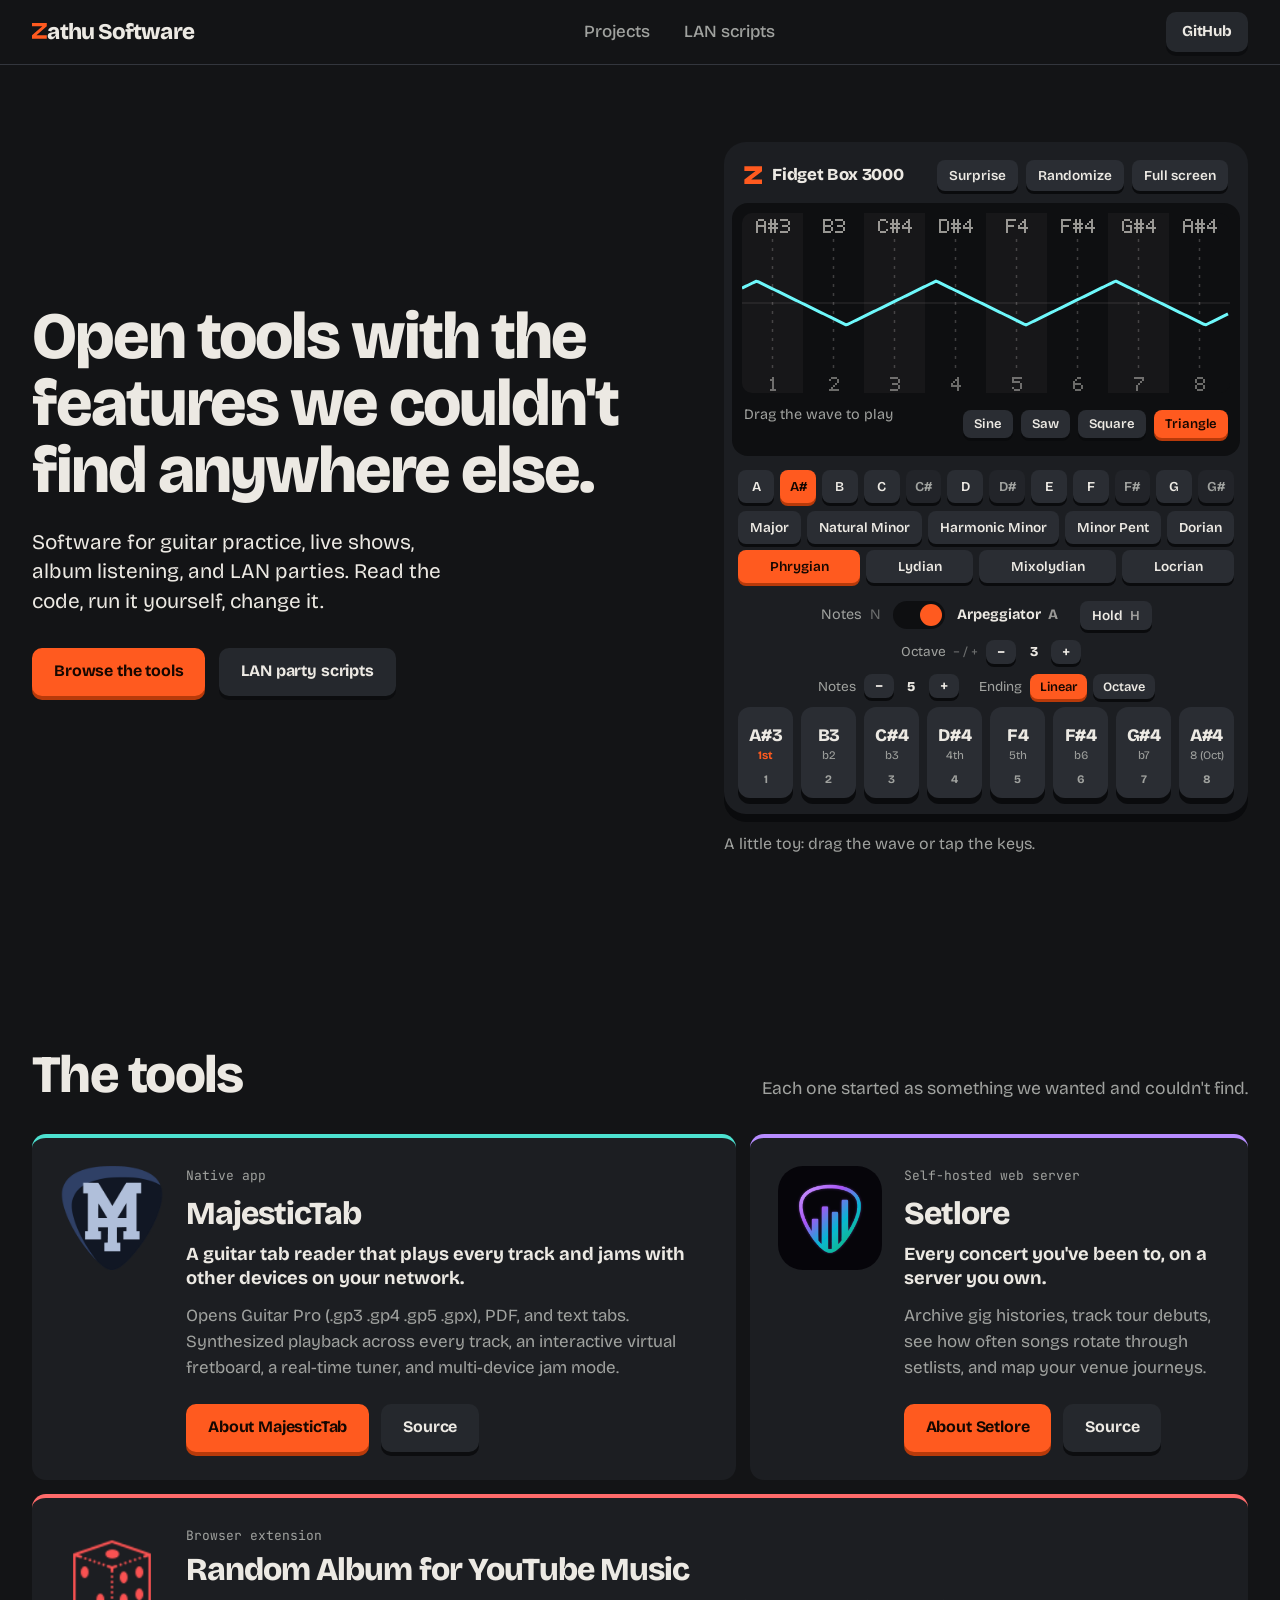
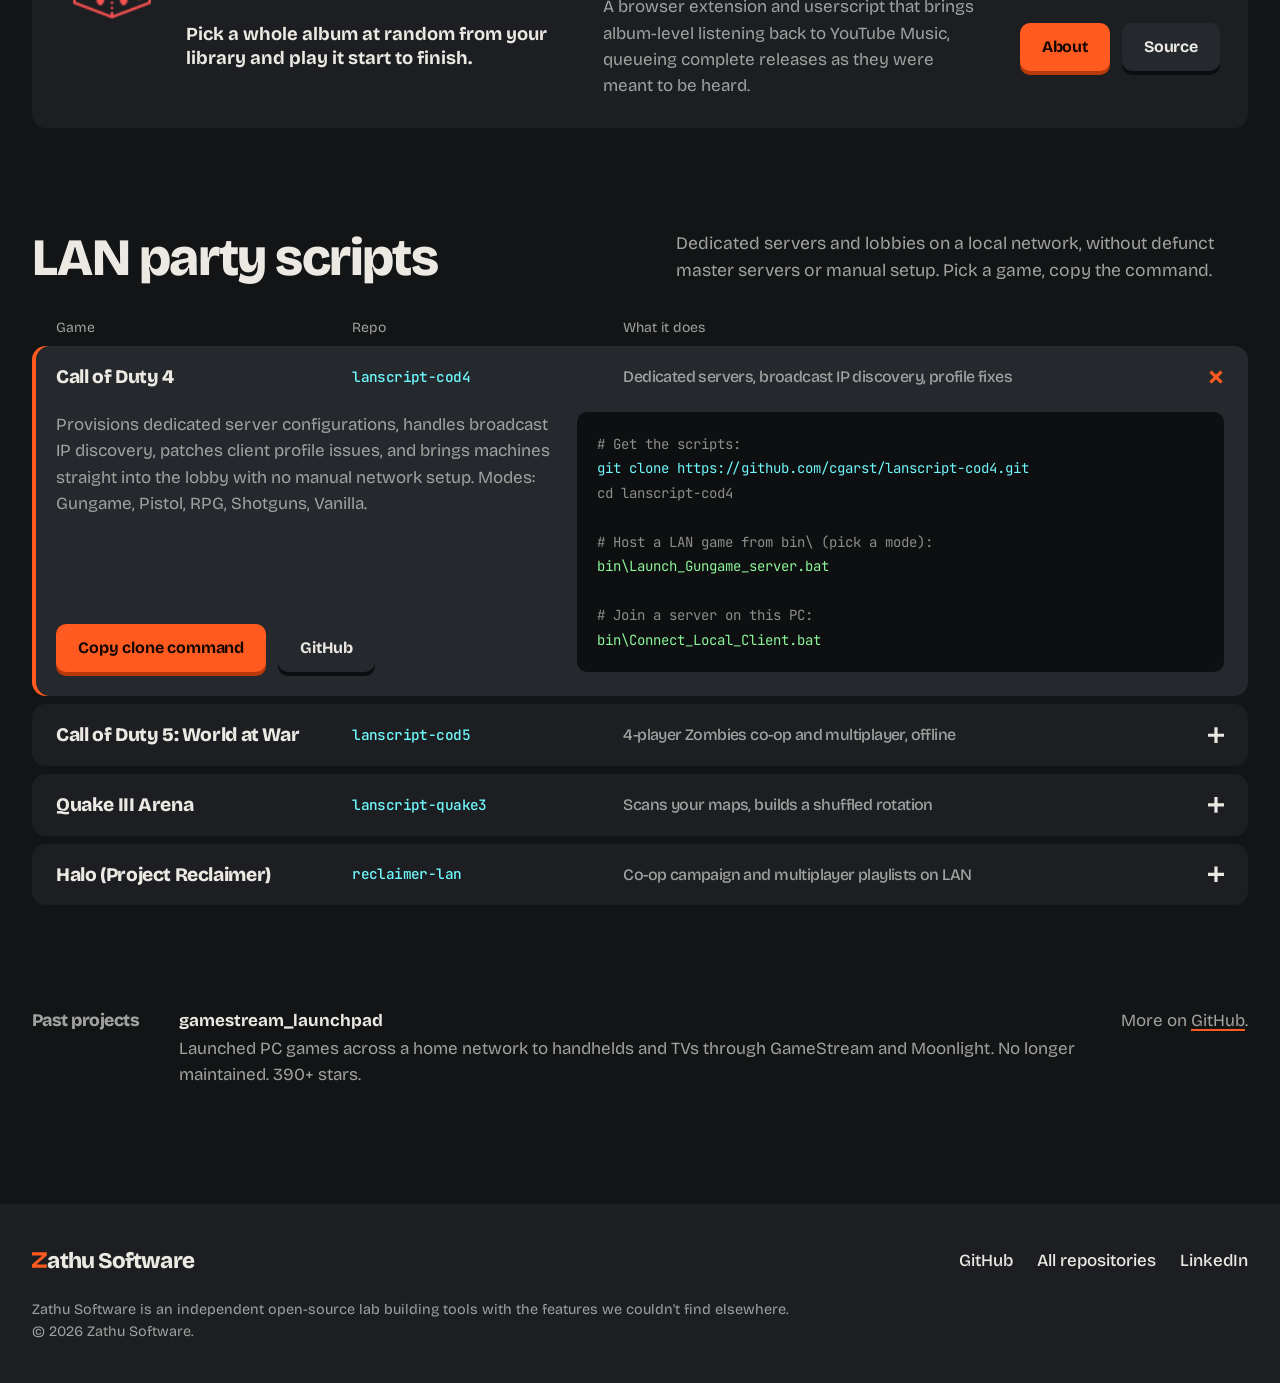
<file: index.html>
<!DOCTYPE html>
<html lang="en">
<head>
  <meta charset="UTF-8">
  <meta name="viewport" content="width=device-width, initial-scale=1.0, maximum-scale=1.0, user-scalable=no, viewport-fit=cover">
  <title>Zathu Software | Open Tools for Features You Can't Find Elsewhere</title>

  <meta name="description" content="Zathu Software is an independent open-source lab building tools with the features we couldn't find elsewhere. Home of MajesticTab, Setlore, LAN scripts, and self-hostable utilities.">
  <meta name="keywords" content="Zathu Software, MajesticTab, Setlore, guitar tabs, open source, LAN party scripts, cod4, cod5, quake 3, indie developer, cgarst">
  <meta name="author" content="cgarst">
  <meta name="theme-color" content="#131416">

  <meta property="og:type" content="website">
  <meta property="og:url" content="https://zathu.net/">
  <meta property="og:title" content="Zathu Software | Open Tools for Features You Can't Find Elsewhere">
  <meta property="og:description" content="Independent open-source lab building local-first tools with the features we couldn't find elsewhere.">
  <meta property="og:image" content="https://majestictab.zathu.net/img/screenshots/gp_scroll.png">

  <meta name="twitter:card" content="summary_large_image">
  <meta name="twitter:title" content="Zathu Software | Open Tools for Features You Can't Find Elsewhere">
  <meta name="twitter:description" content="Independent open-source lab building local-first tools with the features we couldn't find elsewhere.">

  <link rel="icon" type="image/svg+xml" href="assets/favicon.svg">
  <link rel="alternate icon" href="assets/favicon.svg">

  <script>document.documentElement.classList.add('js');</script>

  <link rel="preconnect" href="https://fonts.googleapis.com">
  <link rel="preconnect" href="https://fonts.gstatic.com" crossorigin>
  <link href="https://fonts.googleapis.com/css2?family=Bricolage+Grotesque:opsz,wght@12..96,500;12..96,700;12..96,800&family=JetBrains+Mono:wght@400;500&family=Space+Grotesk:wght@500;700&display=swap" rel="stylesheet">

  <link rel="stylesheet" href="css/base.css">
  <link rel="stylesheet" href="css/synth.css">
  <link rel="stylesheet" href="css/style.css">
</head>
<body class="site">

  <div id="toast" class="toast" role="status" aria-live="polite"></div>

  <header class="site-header">
    <div class="container nav-inner">
      <a href="#hero" class="brand" aria-label="Zathu Software, top of page">
        <span class="z-mark" aria-hidden="true"></span>
        <span class="brand-name">athu Software</span>
      </a>
      <nav aria-label="Main">
        <ul class="nav-links">
          <li><a href="#projects">Projects</a></li>
          <li><a href="#lan-vault">LAN scripts</a></li>
                  </ul>
      </nav>
      <a href="https://github.com/cgarst/" target="_blank" rel="noopener noreferrer" class="btn btn-ghost btn-small">GitHub</a>
    </div>
  </header>

  <main>
  <section class="hero-section" id="hero">
    <div class="container hero-grid">
      <div class="hero-content">
        <h1 class="hero-title">Open tools with the features we couldn't find anywhere else.</h1>
        <p class="hero-subtitle">
          Software for guitar practice, live shows, album listening, and LAN parties. Read the code, run it yourself, change it.
        </p>
        <div class="hero-action-row">
          <a href="#projects" class="btn btn-hot">Browse the tools</a>
          <a href="#lan-vault" class="btn btn-ghost">LAN party scripts</a>
        </div>
      </div>

      <div class="hero-stage">
        <div class="hero-hardware-panel" id="synth-mount" data-ui>
          <!-- Synth rack is mounted here by js/site.js (see js/synth/) -->
        </div>
        <p class="hero-note">
          A little toy: drag the wave or tap the keys.
        </p>
      </div>
    </div>
  </section>

  <section class="section" id="projects" aria-labelledby="projects-title">
    <div class="container">
      <div class="section-head">
        <h2 class="section-title" id="projects-title">The tools</h2>
        <p class="section-desc">Each one started as something we wanted and couldn't find.</p>
      </div>

      <div class="bento">
        <article class="tile tile-majestic" style="--c:#4de1d0" data-reveal>
          <img class="tile-icon" src="assets/icons/majestictab.png" alt="MajesticTab app icon" width="120" height="120" loading="lazy">
          <div class="tile-body">
            <p class="tile-kind">Native app</p>
            <h3>MajesticTab</h3>
            <p class="tile-lead">A guitar tab reader that plays every track and jams with other devices on your network.</p>
            <p>Opens Guitar Pro (.gp3 .gp4 .gp5 .gpx), PDF, and text tabs. Synthesized playback across every track, an interactive virtual fretboard, a real-time tuner, and multi-device jam mode.</p>
            <div class="tile-actions">
              <a href="https://majestictab.zathu.net/" target="_blank" rel="noopener noreferrer" class="btn btn-hot">About MajesticTab</a>
              <a href="https://github.com/cgarst/MajesticTab" target="_blank" rel="noopener noreferrer" class="btn btn-ghost">Source</a>
            </div>
          </div>
        </article>

        <article class="tile tile-setlore" style="--c:#b78cff" data-reveal>
          <img class="tile-icon tile-icon-round" src="assets/icons/setlore.png" alt="Setlore app icon" width="120" height="120" loading="lazy">
          <div class="tile-body">
            <p class="tile-kind">Self-hosted web server</p>
            <h3>Setlore</h3>
            <p class="tile-lead">Every concert you've been to, on a server you own.</p>
            <p>Archive gig histories, track tour debuts, see how often songs rotate through setlists, and map your venue journeys.</p>
            <div class="tile-actions">
              <a href="https://setlore.zathu.net/" target="_blank" rel="noopener noreferrer" class="btn btn-hot">About Setlore</a>
              <a href="https://github.com/cgarst/setlore" target="_blank" rel="noopener noreferrer" class="btn btn-ghost">Source</a>
            </div>
          </div>
        </article>

        <article class="tile tile-ytm" style="--c:#ff6b6b" data-reveal>
          <img class="tile-icon" src="assets/icons/random-album-ytm.png" alt="Random Album for YouTube Music icon" width="120" height="120" loading="lazy">
          <div class="tile-body">
            <p class="tile-kind">Browser extension</p>
            <h3>Random Album for YouTube Music</h3>
            <p class="tile-lead">Pick a whole album at random from your library and play it start to finish.</p>
            <p>A browser extension and userscript that brings album-level listening back to YouTube Music, queueing complete releases as they were meant to be heard.</p>
            <div class="tile-actions">
              <a href="https://github.com/cgarst/random-album-for-youtube-music#readme" target="_blank" rel="noopener noreferrer" class="btn btn-hot">About</a>
              <a href="https://github.com/cgarst/random-album-for-youtube-music" target="_blank" rel="noopener noreferrer" class="btn btn-ghost">Source</a>
            </div>
          </div>
        </article>

      </div>
      
    </div>
  </section>

  <section class="section" id="lan-vault" aria-labelledby="lan-title">
    <div class="container">
      <div class="section-head">
        <h2 class="section-title" id="lan-title">LAN party scripts</h2>
        <p class="section-desc">Dedicated servers and lobbies on a local network, without defunct master servers or manual setup. Pick a game, copy the command.</p>
      </div>

      <div class="srv-list">
        <div class="srv-cols" aria-hidden="true"><span>Game</span><span>Repo</span><span>What it does</span></div>

        <div class="srv open" data-reveal>
          <h3><button class="srv-head" type="button" aria-expanded="true" aria-controls="srv-1">
            <span class="srv-game">Call of Duty 4</span><span class="srv-repo">lanscript-cod4</span>
            <span class="srv-what">Dedicated servers, broadcast IP discovery, profile fixes</span><span class="srv-plus" aria-hidden="true"></span>
          </button></h3>
          <div class="srv-panel" id="srv-1"><div class="srv-inner"><div class="srv-detail">
            <div>
              <p>Provisions dedicated server configurations, handles broadcast IP discovery, patches client profile issues, and brings machines straight into the lobby with no manual network setup. Modes: Gungame, Pistol, RPG, Shotguns, Vanilla.</p>
              <div class="tile-actions">
                <button type="button" class="btn btn-hot" data-copy="git clone https://github.com/cgarst/lanscript-cod4.git">Copy clone command</button>
                <a href="https://github.com/cgarst/lanscript-cod4" target="_blank" rel="noopener noreferrer" class="btn btn-ghost">GitHub</a>
              </div>
            </div>
            <pre class="code"><span class="term-muted"># Get the scripts:</span>
<span class="term-cyan">git clone https://github.com/cgarst/lanscript-cod4.git</span>
<span class="term-muted">cd lanscript-cod4</span>

<span class="term-muted"># Host a LAN game from bin\ (pick a mode):</span>
<span class="term-green">bin\Launch_Gungame_server.bat</span>

<span class="term-muted"># Join a server on this PC:</span>
<span class="term-green">bin\Connect_Local_Client.bat</span></pre>
          </div></div></div>
        </div>

        <div class="srv" data-reveal>
          <h3><button class="srv-head" type="button" aria-expanded="false" aria-controls="srv-2">
            <span class="srv-game">Call of Duty 5: World at War</span><span class="srv-repo">lanscript-cod5</span>
            <span class="srv-what">4-player Zombies co-op and multiplayer, offline</span><span class="srv-plus" aria-hidden="true"></span>
          </button></h3>
          <div class="srv-panel" id="srv-2"><div class="srv-inner"><div class="srv-detail">
            <div>
              <p>Powers instant 4-player Nazi Zombies co-op sessions and multiplayer matches across offline local networks, without relying on defunct authentication servers. Put retail CoD5 in bin\.</p>
              <div class="tile-actions">
                <button type="button" class="btn btn-hot" data-copy="git clone https://github.com/cgarst/lanscript-cod5.git">Copy clone command</button>
                <a href="https://github.com/cgarst/lanscript-cod5" target="_blank" rel="noopener noreferrer" class="btn btn-ghost">GitHub</a>
              </div>
            </div>
            <pre class="code"><span class="term-muted"># Get the scripts (put retail CoD5 in bin\):</span>
<span class="term-cyan">git clone https://github.com/cgarst/lanscript-cod5.git</span>
<span class="term-muted">cd lanscript-cod5</span>

<span class="term-green">COD5-LAUNCHER.bat</span>
<span class="term-muted">1. Launch COD WaW for Zombies/Coop</span>
<span class="term-muted">2. Launch COD WaW for Deathmatch/Objectives</span>
<span class="term-muted">3. Change player name</span></pre>
          </div></div></div>
        </div>

        <div class="srv" data-reveal>
          <h3><button class="srv-head" type="button" aria-expanded="false" aria-controls="srv-3">
            <span class="srv-game">Quake III Arena</span><span class="srv-repo">lanscript-quake3</span>
            <span class="srv-what">Scans your maps, builds a shuffled rotation</span><span class="srv-plus" aria-hidden="true"></span>
          </button></h3>
          <div class="srv-panel" id="srv-3"><div class="srv-inner"><div class="srv-detail">
            <div>
              <p>A Python server controller that spins up dedicated Quake III instances, scans your pk3 files for maps, and writes a server config with q3dm17, q3dm1, then random maps.</p>
              <div class="tile-actions">
                <button type="button" class="btn btn-hot" data-copy="git clone https://github.com/cgarst/lanscript-quake3.git">Copy clone command</button>
                <a href="https://github.com/cgarst/lanscript-quake3" target="_blank" rel="noopener noreferrer" class="btn btn-ghost">GitHub</a>
              </div>
            </div>
            <pre class="code"><span class="term-muted"># Get the scripts:</span>
<span class="term-cyan">git clone https://github.com/cgarst/lanscript-quake3.git</span>
<span class="term-muted">cd lanscript-quake3\bin</span>

<span class="term-muted"># Scan baseq3\*.pk3 for maps and build a shuffled rotation:</span>
<span class="term-green">python3 build_server_cfg.py</span>
<span class="term-amber">RCON password: 4821</span>

<span class="term-muted"># Wrote baseq3\server.cfg (q3dm17, q3dm1, then random maps)</span></pre>
          </div></div></div>
        </div>

        <div class="srv" data-reveal>
          <h3><button class="srv-head" type="button" aria-expanded="false" aria-controls="srv-4">
            <span class="srv-game">Halo (Project Reclaimer)</span><span class="srv-repo">reclaimer-lan</span>
            <span class="srv-what">Co-op campaign and multiplayer playlists on LAN</span><span class="srv-plus" aria-hidden="true"></span>
          </button></h3>
          <div class="srv-panel" id="srv-4"><div class="srv-inner"><div class="srv-detail">
            <div>
              <p>Bootstraps local multiplayer for classic Halo PC. Detects the network adapter, handles firewall rules, and distributes custom gametypes across LAN machines.</p>
              <div class="tile-actions">
                <button type="button" class="btn btn-hot" data-copy="git clone https://github.com/cgarst/reclaimer-lan.git">Copy clone command</button>
                <a href="https://github.com/cgarst/reclaimer-lan" target="_blank" rel="noopener noreferrer" class="btn btn-ghost">GitHub</a>
              </div>
            </div>
            <pre class="code"><span class="term-muted"># Get the scripts:</span>
<span class="term-cyan">git clone https://github.com/cgarst/reclaimer-lan.git</span>
<span class="term-muted">cd reclaimer-lan</span>

<span class="term-muted"># Download the Project Reclaimer executables:</span>
<span class="term-green">.\update-binaries.ps1</span>

<span class="term-muted"># Start a server (co-op campaign or multiplayer playlist):</span>
<span class="term-green">.\start-campaign.ps1</span>
<span class="term-muted"># or .\start-multiplayer.ps1</span>
<span class="term-amber">LAN players: Direct Connect to 192.168.1.20:12345</span></pre>
          </div></div></div>
        </div>
      </div>
    </div>
  </section>


  <section class="section" id="past" aria-labelledby="past-title">
    <div class="container past">
      <h2 class="past-title" id="past-title">Past projects</h2>
      <ul class="past-list">
        <li>
          <a href="https://github.com/cgarst/gamestream_launchpad" target="_blank" rel="noopener noreferrer"><strong>gamestream_launchpad</strong></a>
          <span>Launched PC games across a home network to handhelds and TVs through GameStream and Moonlight. No longer maintained. 390+ stars.</span>
        </li>
      </ul>
      <p>More on <a href="https://github.com/cgarst?tab=repositories" target="_blank" rel="noopener noreferrer" class="text-link">GitHub</a>.</p>
    </div>
  </section>
  </main>

  <footer class="site-footer">
    <div class="container footer-inner">
      <a href="#hero" class="brand" aria-label="Zathu Software, top of page">
        <span class="z-mark" aria-hidden="true"></span>
        <span class="brand-name">athu Software</span>
      </a>
      <ul class="footer-links">
        <li><a href="https://github.com/cgarst/" target="_blank" rel="noopener noreferrer">GitHub</a></li>
        <li><a href="https://github.com/cgarst?tab=repositories" target="_blank" rel="noopener noreferrer">All repositories</a></li>
        <li><a href="https://www.linkedin.com/in/coreygarst/" target="_blank" rel="noopener noreferrer">LinkedIn</a></li>
      </ul>
      <p class="footer-copy">Zathu Software is an independent open-source lab building tools with the features we couldn't find elsewhere.<br>&copy; 2026 Zathu Software.</p>
    </div>
  </footer>

  <script type="module" src="js/site.js"></script>
</body>
</html>
</file>
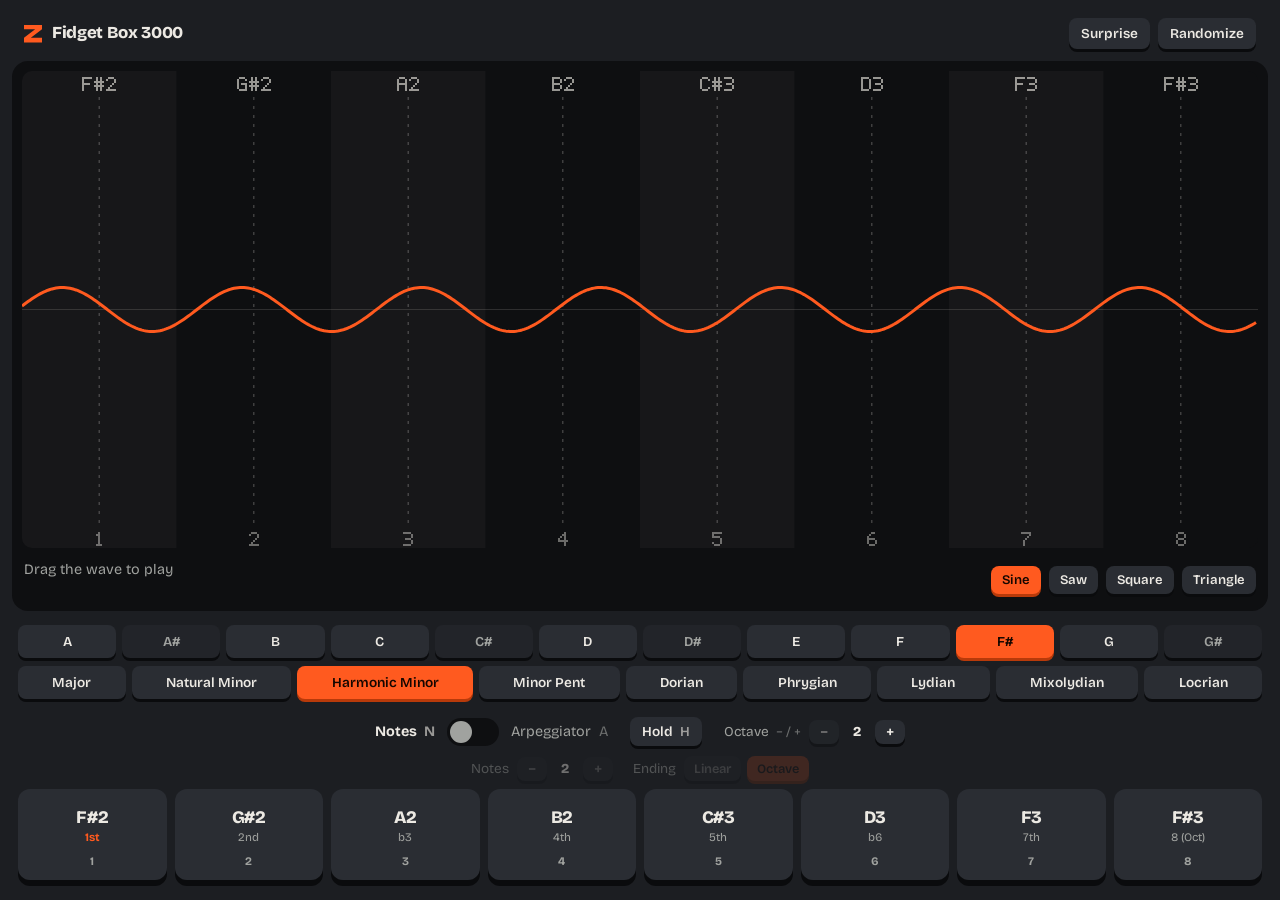
<file: synth/index.html>
<!DOCTYPE html>
<html lang="en">
<head>
  <meta charset="UTF-8">
  <meta name="viewport" content="width=device-width, initial-scale=1.0, maximum-scale=1.0, user-scalable=no, viewport-fit=cover">
  <title>Fidget Box 3000 | Zathu Software</title>
  <meta name="description" content="Fidget Box 3000: a playable scale synthesizer with an oscilloscope. Drag the wave or tap the keys. Works offline and installs as an app.">
  <meta name="theme-color" content="#131416">
  <link rel="canonical" href="https://zathu.net/synth/">

  <!-- PWA -->
  <link rel="manifest" href="/synth/manifest.webmanifest">
  <meta name="mobile-web-app-capable" content="yes">
  <meta name="apple-mobile-web-app-capable" content="yes">
  <meta name="apple-mobile-web-app-title" content="Fidget Box">
  <meta name="apple-mobile-web-app-status-bar-style" content="black-translucent">
  <link rel="apple-touch-icon" href="/assets/synth/apple-touch-icon.png">

  <link rel="icon" type="image/svg+xml" href="/assets/favicon.svg">
  <link rel="alternate icon" href="/assets/synth/icon-192.png">

  <link rel="preconnect" href="https://fonts.googleapis.com">
  <link rel="preconnect" href="https://fonts.gstatic.com" crossorigin>
  <link href="https://fonts.googleapis.com/css2?family=Bricolage+Grotesque:opsz,wght@12..96,500;12..96,700;12..96,800&display=swap" rel="stylesheet">

  <link rel="stylesheet" href="/css/base.css">
  <link rel="stylesheet" href="/css/synth.css">
</head>
<body class="synth-app">
  <div id="synth-mount"></div>
  <script type="module" src="/js/synth-page.js"></script>
</body>
</html>
</file>
<file: css/base.css>
/* Shared by the site and the /synth app: design tokens, reset, page background. */
/* ==========================================================================
   ZATHU SOFTWARE - INDUSTRIAL CYBER-AUDIO / HACKER / GAMER DESIGN SYSTEM
   ========================================================================== */

:root {
  /* Color Palette */
  --bg-dark: #07090e;
  --bg-chassis: #0d111a;
  --bg-panel: #131826;
  --bg-panel-elevated: #1a2235;
  --bg-card: rgba(19, 24, 38, 0.75);
  
  --border-dim: rgba(255, 255, 255, 0.08);
  --border-mid: rgba(255, 255, 255, 0.16);
  --border-glow: rgba(0, 240, 255, 0.3);

  /* Cyber & Analog Accent Neon */
  --neon-cyan: #00f0ff;
  --neon-cyan-glow: rgba(0, 240, 255, 0.4);
  --neon-emerald: #10b981;
  --neon-emerald-glow: rgba(16, 185, 129, 0.4);
  --neon-amber: #f59e0b;
  --neon-amber-glow: rgba(245, 158, 11, 0.45);
  --neon-magenta: #ec4899;
  --neon-magenta-glow: rgba(236, 72, 153, 0.45);
  --neon-purple: #a855f7;
  --neon-purple-glow: rgba(168, 85, 247, 0.4);

  /* Text Colors */
  --text-main: #f1f5f9;
  --text-muted: #94a3b8;
  --text-dim: #64748b;
  --text-code: #38bdf8;

  /* Typography */
  --font-display: 'Space Grotesk', -apple-system, BlinkMacSystemFont, sans-serif;
  --font-mono: 'JetBrains Mono', 'Fira Code', monospace;
  --font-accent: 'Chakra Petch', 'Space Grotesk', sans-serif;

  /* Layout */
  --max-width: 1240px;
  --header-height: 72px;
  --radius-sm: 4px;
  --radius-md: 8px;
  --radius-lg: 14px;
  --radius-xl: 20px;
}

/* Base & Reset */
*, *::before, *::after {
  box-sizing: border-box;
  margin: 0;
  padding: 0;
}

html {
  scroll-behavior: smooth;
  font-size: 16px;
  background-color: var(--bg-dark);
  color: var(--text-main);
  font-family: var(--font-display);
  -webkit-font-smoothing: antialiased;
  -moz-osx-font-smoothing: grayscale;
}

body {
  min-height: 100vh;
  background: 
    radial-gradient(circle at 10% 20%, rgba(168, 85, 247, 0.12) 0%, transparent 40%),
    radial-gradient(circle at 90% 10%, rgba(0, 240, 255, 0.10) 0%, transparent 45%),
    radial-gradient(circle at 50% 50%, rgba(16, 185, 129, 0.06) 0%, transparent 60%),
    radial-gradient(circle at 80% 85%, rgba(245, 158, 11, 0.08) 0%, transparent 50%),
    linear-gradient(180deg, #06070a 0%, #0a0e17 50%, #06080e 100%);
  background-attachment: fixed;
  overflow-x: hidden;
  position: relative;
  line-height: 1.6;
}

/* Subtle PCB / Grid Pattern in background */
body::before {
  content: '';
  position: fixed;
  top: 0;
  left: 0;
  right: 0;
  bottom: 0;
  background-image: 
    linear-gradient(rgba(255, 255, 255, 0.018) 1px, transparent 1px),
    linear-gradient(90deg, rgba(255, 255, 255, 0.018) 1px, transparent 1px);
  background-size: 40px 40px;
  pointer-events: none;
  z-index: 0;
}

/* Links & Typography */
a {
  color: inherit;
  text-decoration: none;
  transition: all 0.2s cubic-bezier(0.16, 1, 0.3, 1);
}

code, pre, .font-mono {
  font-family: var(--font-mono);
}

.font-accent {
  font-family: var(--font-accent);
}

/* No pinch or double-tap zoom: allow scrolling only */
html,
body {
  touch-action: pan-x pan-y;
}

/* Container */
.container {
  width: 100%;
  max-width: var(--max-width);
  margin: 0 auto;
  padding: 0 1.5rem;
  position: relative;
  z-index: 2;
}
</file>
<file: css/synth.css>
/* Fidget Box 3000: a pocket synth in Zathu's hardware language.
   Shared by the site's hero and the /synth app. Graphite body, flat recessed screen,
   one hot orange, keys that press down. */

.hardware-chassis-card {
  --fb-body: #1c1e22;
  --fb-key: #2a2d33;
  --fb-key-hi: #353941;
  --fb-well: #0e0f11;
  --fb-shade: #0a0b0d;
  --fb-ink: #ece9e3;
  --fb-dim: #a0a29f;
  --fb-hot: #ff5a1f;
  --fb-hot-dark: #b83a0a;
  --fb-amber: #ffc766;
  --fb-font: 'Bricolage Grotesque', system-ui, -apple-system, sans-serif;

  background: var(--fb-body);
  color: var(--fb-ink);
  font-family: var(--fb-font);
  border-radius: 22px;
  box-shadow: 0 8px 0 var(--fb-shade);
  padding: 8px;
  position: relative;
  overflow: hidden;
}

.hardware-chassis-card button { font-family: var(--fb-font); }
.hardware-chassis-card button:focus-visible,
.hardware-chassis-card input:focus-visible + .arp-slider { outline: 3px solid var(--fb-hot); outline-offset: 2px; }

/* Header: the Z, the name, one button */
.hardware-rack-header {
  display: flex;
  justify-content: space-between;
  align-items: center;
  flex-wrap: wrap;
  gap: 8px 12px;
  padding: 10px 12px 12px;
}
.rack-header-left { display: flex; align-items: center; gap: 10px; }
/* A generous invisible tap target around the Z (negative margins keep the layout unchanged) */
.rack-z-hit {
  display: flex; padding: 14px 8px 14px 14px; margin: -14px -8px -14px -14px;
  cursor: pointer; -webkit-tap-highlight-color: transparent; touch-action: manipulation;
}
.rack-z {
  width: 18px; height: 18px; background: var(--fb-hot);
  cursor: pointer;
  clip-path: polygon(0 0, 100% 0, 100% 26%, 38% 74%, 100% 74%, 100% 100%, 0 100%, 0 74%, 62% 26%, 0 26%);
}
@keyframes rack-z-jam { 0%, 100% { transform: scale(1); } 50% { transform: scale(1.3) rotate(8deg); } }
.rack-z.jamming { animation: rack-z-jam 0.75s ease-in-out infinite; }
@media (prefers-reduced-motion: reduce) { .rack-z.jamming { animation: none; } }
.tune-menu {
  position: absolute; z-index: 20; top: 58px; left: 12px; right: 12px; max-width: 340px;
  display: flex; flex-direction: column; gap: 6px; padding: 10px;
  background: var(--fb-well); border-radius: 14px; box-shadow: 0 6px 0 var(--fb-shade), 0 0 0 2px var(--fb-key);
}
.tune-menu[hidden] { display: none; }
.tune-menu-head { font-size: .72rem; font-weight: 700; letter-spacing: .08em; text-transform: uppercase; color: var(--fb-dim); padding: 2px 4px 4px; }
.tune-menu-item {
  background: var(--fb-key); border: 0; border-radius: 8px; color: var(--fb-ink); cursor: pointer;
  font-size: .95rem; font-weight: 600; text-align: left; padding: 10px 12px; box-shadow: 0 3px 0 var(--fb-shade);
  transition: transform .12s cubic-bezier(.22,1,.36,1), box-shadow .12s cubic-bezier(.22,1,.36,1), background-color .15s;
}
.tune-menu-item:hover { background: var(--fb-key-hi); }
.tune-menu-item:active { transform: translateY(3px); box-shadow: 0 0 0 var(--fb-shade); transition-duration: .04s; }
/* Surprise: fills left to right like a progress bar while its song plays */
#surprise-btn { position: relative; overflow: hidden; isolation: isolate; }
#surprise-btn::before {
  content: ''; position: absolute; inset: 0; z-index: -1;
  background: var(--fb-hot-dark); transform: scaleX(0); transform-origin: left center;
}
#surprise-btn.playing::before { animation: surprise-fill var(--dur, 12s) linear forwards; }
@keyframes surprise-fill { to { transform: scaleX(1); } }
.rack-title { font-size: 1.05rem; font-weight: 800; letter-spacing: -0.02em; color: var(--fb-ink); }
.rack-header-right { display: flex; flex-wrap: wrap; align-items: center; gap: 8px; }

/* Shared key feel */
.rack-btn, .scope-btn, .mode-btn, .hold-btn, .arp-opt-btn {
  background: var(--fb-key);
  border: 0;
  color: var(--fb-ink);
  border-radius: 8px;
  cursor: pointer;
  font-weight: 600;
  box-shadow: 0 3px 0 var(--fb-shade);
  transition: transform .12s cubic-bezier(.22,1,.36,1), box-shadow .12s cubic-bezier(.22,1,.36,1), background-color .15s;
}
.rack-btn:hover, .scope-btn:hover, .mode-btn:hover, .hold-btn:hover, .arp-opt-btn:hover:not(:disabled) { background: var(--fb-key-hi); }
.rack-btn:active, .scope-btn:active, .mode-btn:active, .hold-btn:active, .arp-opt-btn:active:not(:disabled) { transform: translateY(3px); box-shadow: 0 0 0 var(--fb-shade); transition-duration: .04s; }
.scope-btn.active, .mode-btn.active, .hold-btn.active, .arp-opt-btn.active {
  background: var(--fb-hot); color: #160700; box-shadow: 0 3px 0 var(--fb-hot-dark);
}
.scope-btn.active:active, .mode-btn.active:active, .hold-btn.active:active, .arp-opt-btn.active:active { box-shadow: 0 0 0 var(--fb-hot-dark); }

.rack-btn { font-size: .85rem; padding: 7px 12px; }

/* Screen: a flat recessed well */
.oscilloscope-screen-wrapper {
  background: var(--fb-well);
  border-radius: 16px;
  padding: 10px 10px 12px;
  position: relative;
}
.oscilloscope-crt-frame { position: relative; overflow: hidden; border-radius: 10px; }
.oscilloscope-canvas { width: 100%; height: 180px; display: block; touch-action: none; background: var(--fb-well); }

.oscilloscope-meta { display: flex; justify-content: space-between; align-items: center; margin-top: 12px; padding: 0 2px; font-size: .9rem; color: var(--fb-dim); }
.scope-wave-selector { display: flex; gap: 8px; flex-shrink: 0; }
.scope-btn { font-size: .82rem; padding: 6px 11px; }

/* Controls */
.synth-bar-controls { padding: 14px 6px 8px; }
.mode-switcher-bar { display: flex; flex-wrap: wrap; gap: 8px; margin-bottom: 14px; }
.key-btn-group { display: flex; gap: 6px; flex: 1 1 100%; }
.key-btn-group .key-btn { flex: 1 1 0; min-width: 0; padding: 8px 0; text-align: center; font-size: .85rem; }
.key-btn-group .key-btn-sharp:not(.active) { background: #222429; color: var(--fb-dim); }
.mode-btn-group { display: flex; flex-wrap: wrap; gap: 6px; flex: 1 1 100%; }
.mode-btn-group .mode-btn { flex: 1 1 auto; text-align: center; font-size: .85rem; padding: 8px 10px; }

/* The eight note keys: big, chunky, they press down */
.synth-keys-grid { display: flex; flex-wrap: nowrap; gap: 8px; width: 100%; }
.synth-key {
  flex: 1 1 0; min-width: 0;
  background: var(--fb-key); border: 0; border-radius: 12px;
  padding: 18px 2px 12px;
  display: flex; flex-direction: column; align-items: center; justify-content: flex-end; gap: 2px;
  cursor: pointer; user-select: none; text-align: center; overflow: hidden;
  box-shadow: 0 6px 0 var(--fb-shade);
  transition: transform .1s cubic-bezier(.22,1,.36,1), box-shadow .1s cubic-bezier(.22,1,.36,1), background-color .12s;
}
.synth-key:hover { background: var(--fb-key-hi); }
.synth-key:active, .synth-key.key-pressed, .synth-key.key-held {
  transform: translateY(5px); box-shadow: 0 1px 0 var(--fb-shade);
  background: var(--fb-hot); transition-duration: .04s;
}
.synth-note-name { font-size: 1.1rem; font-weight: 800; letter-spacing: -0.02em; color: var(--fb-ink); white-space: nowrap; }
.synth-key-degree { font-size: .72rem; color: var(--fb-dim); white-space: nowrap; }
.synth-key-shortcut { font-size: .72rem; font-weight: 700; color: var(--fb-dim); margin-top: 8px; }
.synth-key.is-root .synth-key-degree { color: var(--fb-hot); font-weight: 700; }
.synth-key:active .synth-note-name, .synth-key.key-pressed .synth-note-name, .synth-key.key-held .synth-note-name,
.synth-key:active .synth-key-degree, .synth-key.key-pressed .synth-key-degree, .synth-key.key-held .synth-key-degree,
.synth-key:active .synth-key-shortcut, .synth-key.key-pressed .synth-key-shortcut, .synth-key.key-held .synth-key-shortcut { color: #160700; }

/* Notes / arpeggiator switch, hold */
.arp-switcher { display: flex; flex-wrap: wrap; align-items: center; justify-content: center; gap: 10px 12px; margin: 18px 0 10px; font-size: .9rem; }
.arp-label { color: var(--fb-dim); transition: color .2s; }
.arp-label.active { color: var(--fb-ink); font-weight: 700; }
.arp-switch { position: relative; display: inline-block; width: 52px; height: 28px; cursor: pointer; }
.arp-switch input { position: absolute; opacity: 0; width: 100%; height: 100%; margin: 0; cursor: pointer; }
.arp-slider { position: absolute; inset: 0; background: var(--fb-well); border-radius: 999px; pointer-events: none; }
.arp-slider::before {
  content: ''; position: absolute; top: 3px; left: 3px; width: 22px; height: 22px; border-radius: 50%;
  background: var(--fb-dim);
  transition: transform .3s cubic-bezier(0.34, 1.36, 0.64, 1), background-color .2s;
}
.arp-switch input:checked + .arp-slider::before { transform: translateX(24px); background: var(--fb-hot); }
.octave-group { display: flex; align-items: center; gap: 8px; margin-left: 10px; font-size: .85rem; }
.hold-btn { margin-left: 10px; font-size: .85rem; padding: 6px 12px; }
.hold-key-hint { opacity: .6; margin-left: 4px; }

.arp-options { display: flex; align-items: center; justify-content: center; gap: 8px; margin: 0 0 8px; font-size: .85rem; transition: opacity .2s; }
.arp-options.is-off { opacity: .4; }
.arp-opt-label { color: var(--fb-dim); }
.arp-opt-gap { margin-left: 12px; }
.arp-notes-val { min-width: 1.4em; text-align: center; color: var(--fb-ink); font-weight: 800; }
.arp-end-group { display: flex; gap: 6px; }
.arp-opt-btn { font-size: .8rem; padding: 5px 10px; }
.arp-step-btn { min-width: 30px; padding: 4px 0; font-size: 1rem; line-height: 1; }
.arp-opt-btn:disabled { cursor: not-allowed; opacity: .4; }

/* Hints that need a keyboard */
@media (hover: none) and (pointer: coarse) {
  .synth-key-shortcut, .hold-key-hint { display: none; }
}

/* Maximized: header and controls stay visible, the screen takes the remaining space */
body.scope-max-open { overflow: hidden; }
.hardware-chassis-card.scope-maximized {
  position: fixed; inset: 0; z-index: 10000; display: flex; flex-direction: column;
  border-radius: 0; box-shadow: none; overflow-y: auto; padding: 8px 12px 12px;
}
.scope-maximized .oscilloscope-screen-wrapper { flex: 1; min-height: 200px; display: flex; flex-direction: column; }
.scope-maximized .oscilloscope-crt-frame { flex: 1; min-height: 0; }
.scope-maximized .oscilloscope-canvas { position: absolute; inset: 0; width: 100%; height: 100%; }
.scope-maximized .oscilloscope-meta { flex-wrap: wrap; gap: 8px; }

/* Status: always two lines so nothing shifts */
#scope-status-text { flex: 1 1 0; min-width: 0; line-height: 1.35; min-height: 2.7em; margin-right: 12px; }

/* The /synth app (body.synth-app): the rack fills the viewport, no full-screen toggle,
   safe areas keep it clear of notches and the home indicator when installed. */
body.synth-app { background: #131416; }
body.synth-app::before { display: none; }
body.synth-app .rack-max-btn { display: none; }
body.synth-app .hardware-chassis-card.scope-maximized {
  padding: calc(8px + env(safe-area-inset-top)) calc(12px + env(safe-area-inset-right)) calc(12px + env(safe-area-inset-bottom)) calc(12px + env(safe-area-inset-left));
}

@media (max-width: 560px) {
  .key-btn-group { gap: 4px; }
  .synth-keys-grid { gap: 5px; }
  .synth-key { padding: 14px 0 10px; border-radius: 10px; }
  .oscilloscope-meta { flex-direction: column; align-items: stretch; gap: 10px; }
  .scope-wave-selector { flex-wrap: wrap; }
  .scope-btn { flex: 1 1 auto; }
}
@media (prefers-reduced-motion: reduce) {
  .hardware-chassis-card *, .hardware-chassis-card *::before { transition-duration: .01ms !important; }
}
</file>
<file: css/style.css>
/* Zathu site: a launcher, not a gallery. Dense, tactile, dark.
   Tokens for the synth instrument and /synth live in base.css; this is the site only. */

body.site {
  --bg: #131416;
  --panel: #1c1e22;
  --panel-2: #25282d;
  --edge: #33363d;
  --ink: #ece9e3;
  --muted: #a0a29f;
  --hot: #ff5a1f;
  --hot-dark: #b83a0a;
  --f-ui: 'Bricolage Grotesque', system-ui, sans-serif;
  --radius: 14px;
  --ease: cubic-bezier(0.22, 1, 0.36, 1);
  --z: polygon(0 0, 100% 0, 100% 26%, 38% 74%, 100% 74%, 100% 100%, 0 100%, 0 74%, 62% 26%, 0 26%);

  background: var(--bg);
  color: var(--ink);
  font-family: var(--f-ui);
  font-size: 1.0625rem;
  line-height: 1.55;
}
body.site::before { display: none; }
body.site .container { max-width: 1280px; padding: 0 clamp(16px, 3vw, 32px); }
body.site a { transition: none; }
body.site h1, body.site h2, body.site h3 { font-weight: 800; letter-spacing: -0.03em; line-height: 1.02; }
body.site :focus-visible { outline: 3px solid var(--hot); outline-offset: 3px; }
body.site ::selection { background: var(--hot); color: #000; }
.text-link { text-decoration: underline; text-underline-offset: 3px; text-decoration-thickness: 2px; text-decoration-color: var(--hot); }
.text-link:hover { color: var(--hot); }

/* Buttons: keys you press */
.btn {
  display: inline-flex; align-items: center; justify-content: center; text-align: center;
  min-height: 48px; padding: 10px 22px; border-radius: 10px; border: 0; cursor: pointer;
  font: 700 1rem/1.15 var(--f-ui); letter-spacing: -0.01em;
  transition: transform .15s var(--ease), box-shadow .15s var(--ease), background-color .2s var(--ease);
}
.btn-hot { background: var(--hot); color: #160700; box-shadow: 0 4px 0 var(--hot-dark); }
.btn-hot:hover { transform: translateY(-1px); box-shadow: 0 5px 0 var(--hot-dark); background: #ff6e3a; }
.btn-hot:active { transform: translateY(4px); box-shadow: 0 0 0 var(--hot-dark); transition-duration: .05s; }
.btn-ghost { background: var(--panel-2); color: var(--ink); box-shadow: 0 4px 0 #0c0d0f; }
.btn-ghost:hover { transform: translateY(-1px); box-shadow: 0 5px 0 #0c0d0f; background: #30343a; }
.btn-ghost:active { transform: translateY(4px); box-shadow: 0 0 0 #0c0d0f; transition-duration: .05s; }
.btn-small { min-height: 40px; padding: 8px 16px; font-size: .95rem; }

/* Header */
.site-header { position: sticky; top: 0; z-index: 50; background: var(--bg); border-bottom: 1px solid var(--edge); }
.nav-inner { display: flex; align-items: center; justify-content: space-between; gap: 24px; height: 64px; }
.brand { display: flex; align-items: baseline; font-size: 1.4rem; font-weight: 800; letter-spacing: -0.04em; }
.z-mark { width: .66em; height: .7em; margin-right: .03em; flex: none; background: var(--hot); clip-path: polygon(0 0, 100% 0, 100% 21%, 30% 79%, 100% 79%, 100% 100%, 0 100%, 0 79%, 70% 21%, 0 21%); transition: transform .4s var(--ease); }
.brand:hover .z-mark { transform: rotate(-8deg) scale(1.12); }
.brand-name { font-size: 1em; }
.nav-links { list-style: none; display: flex; gap: 6px; }
.nav-links a { display: block; padding: 8px 14px; border-radius: 8px; font-weight: 500; color: var(--muted); transition: background-color .2s, color .2s; }
.nav-links a:hover { background: var(--panel-2); color: var(--ink); }

/* Hero */
.hero-section { padding: clamp(40px, 6vw, 88px) 0 clamp(56px, 7vw, 104px); }
.hero-grid { display: grid; grid-template-columns: minmax(0, 6fr) minmax(0, 5fr); gap: clamp(32px, 5vw, 72px); align-items: center; }
.hero-title { font-size: clamp(2.3rem, 1rem + 3.9vw, 4.6rem); line-height: .98; letter-spacing: -0.045em; }
.hero-subtitle { margin-top: 24px; font-size: 1.3rem; line-height: 1.4; max-width: 34ch; color: var(--ink); }
.hero-action-row { display: flex; flex-wrap: wrap; gap: 14px; margin-top: 32px; }
.hero-stage { min-width: 0; }
.hero-hardware-panel { min-width: 0; }
.hero-note { margin-top: 18px; color: var(--muted); font-size: 1rem; max-width: 52ch; }
.hardware-chassis-card { color: var(--text-main); }

/* Sections */
.section { padding: clamp(56px, 8vw, 112px) 0 0; }
.section-head { display: flex; flex-wrap: wrap; align-items: end; justify-content: space-between; gap: 12px 40px; margin-bottom: 32px; }
.section-title { font-size: clamp(2rem, 1.2rem + 2.6vw, 3.4rem); }
.section-desc { color: var(--muted); max-width: 52ch; font-size: 1.1rem; }

/* Bento tiles */
.bento { display: grid; grid-template-columns: repeat(12, minmax(0, 1fr)); gap: 14px; }
.bento .tile-ytm { grid-column: span 12; align-items: center; }
.tile-ytm .tile-body { flex-direction: row; flex-wrap: wrap; align-items: center; gap: 8px 40px; }
.tile-ytm .tile-body > * { margin: 0; }
.tile-ytm .tile-kind, .tile-ytm h3 { flex-basis: 100%; }
.tile-ytm .tile-lead, .tile-ytm p:not(.tile-kind):not(.tile-lead) { flex: 1 1 320px; }
.tile-ytm .tile-actions { padding: 0; }
.tile { grid-column: span 4; background: var(--panel); border-radius: var(--radius); border-top: 4px solid var(--c); padding: 28px; display: flex; gap: 22px; transition: transform .3s var(--ease), background-color .3s var(--ease); }
.tile:hover { transform: translateY(-4px); background: var(--panel-2); }
.tile-majestic { grid-column: span 7; }
.tile-setlore { grid-column: span 5; }
.tile h3 { hyphens: manual; }
.tile-icon { width: 104px; height: 104px; flex: none; align-self: flex-start; transition: transform .4s var(--ease); }
.tile-icon-round { border-radius: 24%; }
.tile:hover .tile-icon { transform: rotate(-5deg) scale(1.05); }
.tile-body { display: flex; flex-direction: column; gap: 12px; align-items: flex-start; min-width: 0; flex: 1; }
.tile-kind { font-family: var(--font-mono); font-size: .8125rem; color: var(--c); }
.tile h3 { font-size: clamp(1.5rem, 1.2rem + 1vw, 2rem); overflow-wrap: anywhere; }
.tile-lead { font-weight: 700; font-size: 1.15rem; line-height: 1.3; }
.tile p { color: var(--muted); }
.tile .tile-lead { color: var(--ink); }
.tile-actions { display: flex; flex-wrap: wrap; gap: 12px; margin-top: auto; padding-top: 10px; }
.past { display: flex; flex-wrap: wrap; align-items: baseline; gap: 12px 40px; color: var(--muted); }
.past-title { font-size: 1.1rem; font-weight: 700; letter-spacing: -0.01em; color: var(--muted); }
.past-list { list-style: none; flex: 1 1 400px; }
.past-list li { display: flex; flex-direction: column; gap: 2px; }
.past-list a { color: var(--ink); }
.past-list a:hover { color: var(--hot); }

/* LAN: a server browser */
.srv-list { display: flex; flex-direction: column; gap: 8px; }
.srv-cols, .srv-head { display: grid; grid-template-columns: minmax(180px, 1.1fr) minmax(150px, 1fr) minmax(0, 2.2fr) 28px; gap: 20px; align-items: center; }
.srv-cols { padding: 0 24px; font-size: .875rem; color: var(--muted); }
.srv { background: var(--panel); border-radius: var(--radius); overflow: hidden; transition: background-color .25s var(--ease); }
.srv.open { background: var(--panel-2); box-shadow: inset 4px 0 0 var(--hot); }
.srv-head { all: unset; box-sizing: border-box; width: 100%; padding: 20px 24px; cursor: pointer; display: grid; grid-template-columns: minmax(180px, 1.1fr) minmax(150px, 1fr) minmax(0, 2.2fr) 28px; gap: 20px; align-items: center; }
.srv-head:hover { background: rgba(255,255,255,.04); }
.srv-head:focus-visible { outline: 3px solid var(--hot); outline-offset: -3px; }
.srv-game { font-weight: 800; font-size: 1.2rem; letter-spacing: -0.02em; }
.srv-repo { font-family: var(--font-mono); font-size: .9rem; color: var(--f4, #6ef8fb); }
.srv-what, .srv-repo { font-weight: 500; }
.srv-what { color: var(--muted); font-size: 1rem; line-height: 1.35; }
.srv-plus { width: 16px; height: 16px; background: var(--ink); justify-self: end; clip-path: polygon(40% 0, 60% 0, 60% 40%, 100% 40%, 100% 60%, 60% 60%, 60% 100%, 40% 100%, 40% 60%, 0 60%, 0 40%, 40% 40%); transition: transform .35s var(--ease), background-color .2s; }
.srv.open .srv-plus { transform: rotate(135deg); background: var(--hot); }
.srv-panel { display: grid; grid-template-rows: 1fr; transition: grid-template-rows .4s var(--ease); }
.srv-inner { overflow: hidden; }
.js .srv:not(.open) .srv-panel { grid-template-rows: 0fr; }
.js .srv:not(.open) .srv-inner { visibility: hidden; transition: visibility 0s .4s; }
.srv-detail { display: grid; grid-template-columns: minmax(0, 1fr) minmax(0, 1.3fr); gap: 24px; padding: 4px 24px 24px; }
.srv-detail > div { display: flex; flex-direction: column; gap: 16px; align-items: flex-start; }
.srv-detail p { color: var(--muted); max-width: 48ch; }
.code { margin: 0; padding: 20px; background: #0e0f11; border-radius: 10px; font-family: var(--font-mono); font-size: .875rem; line-height: 1.75; overflow-x: auto; white-space: pre; }
.term-muted { color: #8c8e8a; } .term-cyan { color: #6ef8fb; } .term-green { color: #8cf59a; } .term-amber { color: #ffc766; }

/* Footer */
.site-footer { margin-top: clamp(64px, 9vw, 128px); background: var(--panel); padding: 40px 0; }
.footer-inner { display: grid; grid-template-columns: auto 1fr; gap: 20px 40px; align-items: center; }
.footer-links { list-style: none; display: flex; flex-wrap: wrap; gap: 8px 24px; justify-content: flex-end; }
.footer-links a { color: var(--ink); font-weight: 500; }
.footer-links a:hover { color: var(--hot); }
.footer-copy { grid-column: 1 / -1; color: var(--muted); font-size: .9rem; }

/* Toast */
.toast { position: fixed; left: 50%; bottom: 28px; z-index: 10000; transform: translate(-50%, 16px); opacity: 0; pointer-events: none; padding: 12px 20px; border-radius: 10px; background: #5dff8a; color: #04200d; font-weight: 700; transition: opacity .2s var(--ease), transform .3s var(--ease); }
.toast.show { opacity: 1; transform: translate(-50%, 0); }

/* Motion */
.js .hero-content > *, .js .hero-stage { opacity: 0; transform: translateY(20px); transition: opacity .6s var(--ease), transform .6s var(--ease); transition-delay: calc(var(--i, 0) * 70ms); }
.js [data-reveal] { opacity: 0; transform: translateY(20px); transition: opacity .6s var(--ease), transform .6s var(--ease), background-color .3s var(--ease); }
.js .is-in { opacity: 1 !important; transform: none !important; }
.js .tile.is-in:hover { transform: translateY(-4px) !important; }

/* Maximized synth (see js/synth) */
body.scope-max-open .hero-section .container { z-index: 10001; }
body.scope-max-open .hero-section { overflow: visible; }
body.scope-max-open .site-header, body.scope-max-open .section, body.scope-max-open .site-footer, body.scope-max-open .hero-content { visibility: hidden; }

@media (max-width: 960px) {
  .nav-links { display: none; }
  .hero-grid, .srv-detail { grid-template-columns: 1fr; }
  .tile, .tile-majestic, .tile-setlore { grid-column: span 12; }
  .srv-cols { display: none; }
  .srv-head { grid-template-columns: 1fr 28px; gap: 4px 16px; }
  .srv-repo, .srv-what { grid-column: 1; }
  .srv-plus { grid-column: 2; grid-row: 1; }
  .footer-inner { grid-template-columns: 1fr; } .footer-links { justify-content: flex-start; }
}
@media (max-width: 560px) {
  .tile { flex-direction: column; padding: 22px; }
  .tile-actions .btn, .hero-action-row .btn { flex: 1 1 auto; }
}
@media (prefers-reduced-motion: reduce) {
  body.site *, body.site *::before, body.site *::after { animation-duration: .01ms !important; transition-duration: .01ms !important; transition-delay: 0s !important; }
  .js .hero-content > *, .js .hero-stage, .js [data-reveal] { opacity: 1; transform: none; }
}
</file>
